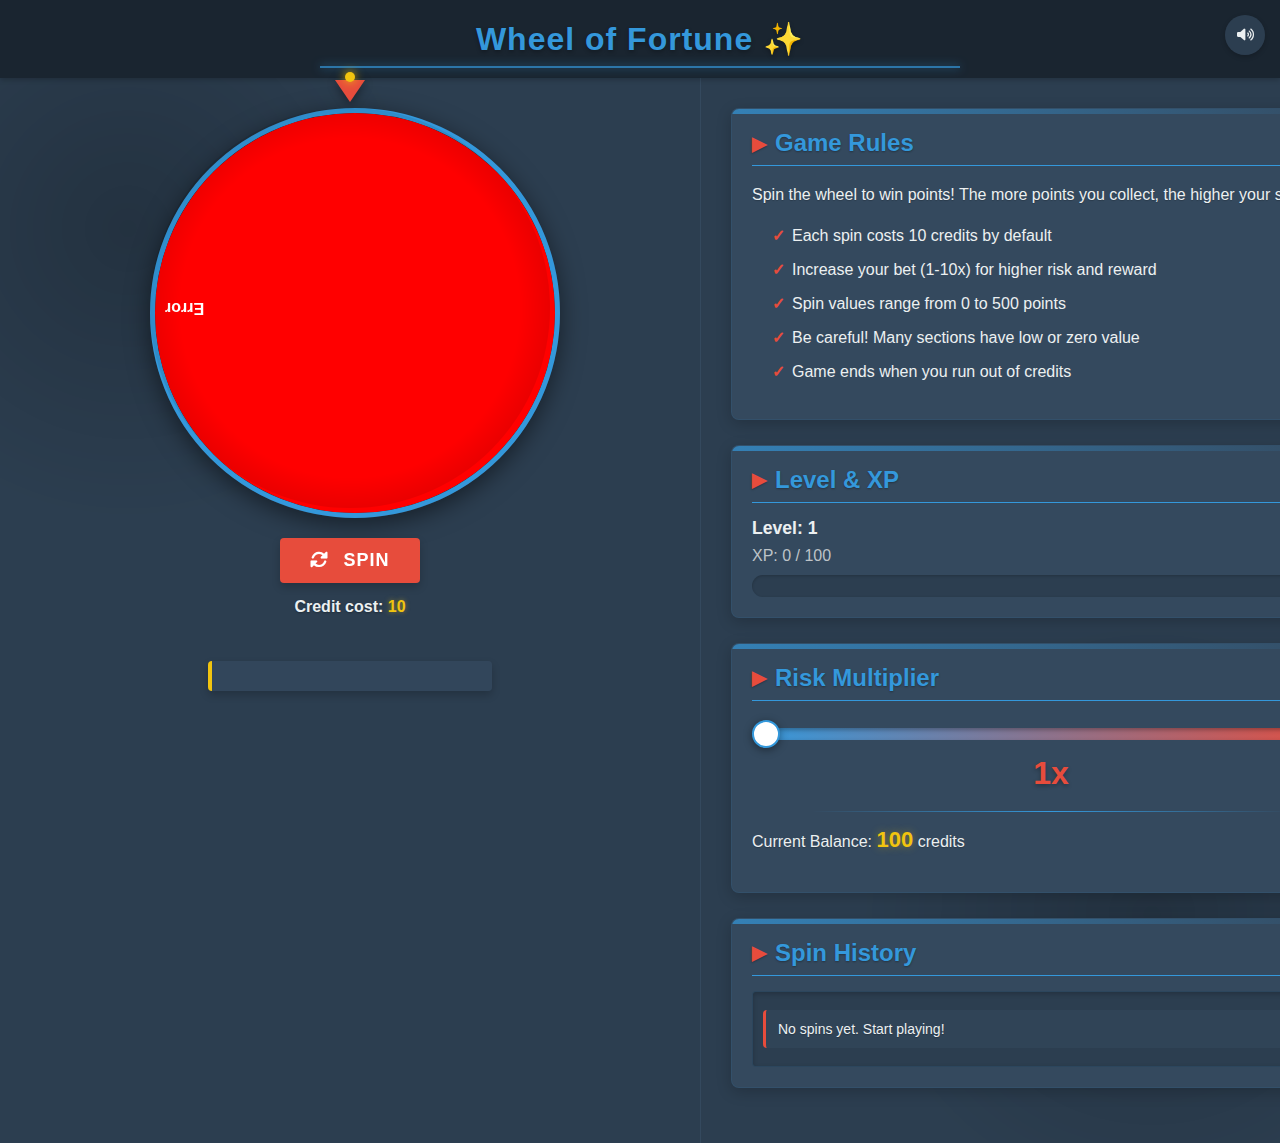
<file: index.html>
<!DOCTYPE html>
<html lang="en">
<head>
    <meta charset="UTF-8">
    <title>Wheel of Fortune</title>
    <link rel="stylesheet" href="static/css/style.css">
    <link rel="stylesheet" href="https://cdnjs.cloudflare.com/ajax/libs/font-awesome/6.0.0/css/all.min.css">
</head>

<body>
<!-- Particle container for win celebrations -->
<div id="particles-container"></div>

<!-- Sound controls -->
<div id="sound-controls">
    <button id="toggleSound" class="sound-btn" title="Toggle Sound">
        <i class="fas fa-volume-up"></i>
    </button>
</div>

<h1>Wheel of Fortune <span class="title-sparkle">✨</span></h1>

<div class="container">
    <div class="left-column">
        <div id="wheel-wrapper">
            <div id="pointer"></div>
            <div id="wheel-overlay"></div>
            <canvas id="wheel" width="400" height="400"></canvas>
            <div id="spin-glow"></div>
        </div>

        <div class="controls">
            <button id="spinBtn"><i class="fas fa-sync-alt spin-icon"></i> Spin</button>
            <div id="creditCost">Credit cost: <span class="highlight">10</span></div>
        </div>

        <div id="result" aria-live="polite"></div>
        <div id="win-message" class="hidden" aria-live="polite"></div>
    </div>

    <div class="right-column">
        <div class="ui-section" id="rules">
            <h2>Game Rules</h2>
            <p>Spin the wheel to win points! The more points you collect, the higher your score.</p>
            <ul>
                <li>Each spin costs 10 credits by default</li>
                <li>Increase your bet (1-10x) for higher risk and reward</li>
                <li>Spin values range from 0 to 500 points</li>
                <li>Be careful! Many sections have low or zero value</li>
                <li>Game ends when you run out of credits</li>
            </ul>
        </div>

        <div class="ui-section" id="xp-system">
          <h2>Level & XP</h2>
          <div id="level-display">Level: 1</div>
          <div id="xp-display">XP: 0 / 100</div>
          <div id="xp-bar-container">
            <div id="xp-bar-fill"></div>
          </div>
        </div>

        <div class="ui-section" id="betting">
            <h2>Risk Multiplier</h2>
            <div class="multiplier-container">
                <input type="range" id="multiplierSlider" min="1" max="10" value="1" class="multiplier-slider">
                <div class="multiplier-value">1x</div>
            </div>
            <p>Current Balance: <span id="balance">100</span> credits</p>
        </div>

        <div class="ui-section" id="history">
            <h2>Spin History</h2>
            <div id="spinHistory">
                <p>No spins yet. Start playing!</p>
            </div>
        </div>
    </div>
</div>

<div id="powerup-modal" class="modal hidden">
  <div class="modal-content">
    <h2 id="powerup-modal-title">Level Up! Choose a Power-up:</h2>
    <div id="powerup-choices">
      <button class="powerup-choice-btn" data-choice-id="0">
        <h3 class="powerup-name">Power-up 1 Name</h3>
        <p class="powerup-description">Description of power-up 1.</p>
      </button>
      <button class="powerup-choice-btn" data-choice-id="1">
        <h3 class="powerup-name">Power-up 2 Name</h3>
        <p class="powerup-description">Description of power-up 2.</p>
      </button>
      <button class="powerup-choice-btn" data-choice-id="2">
        <h3 class="powerup-name">Power-up 3 Name</h3>
        <p class="powerup-description">Description of power-up 3.</p>
      </button>
    </div>
  </div>
</div>

<script src="static/js/wheel.js"></script>
</body>
</html>
</file>
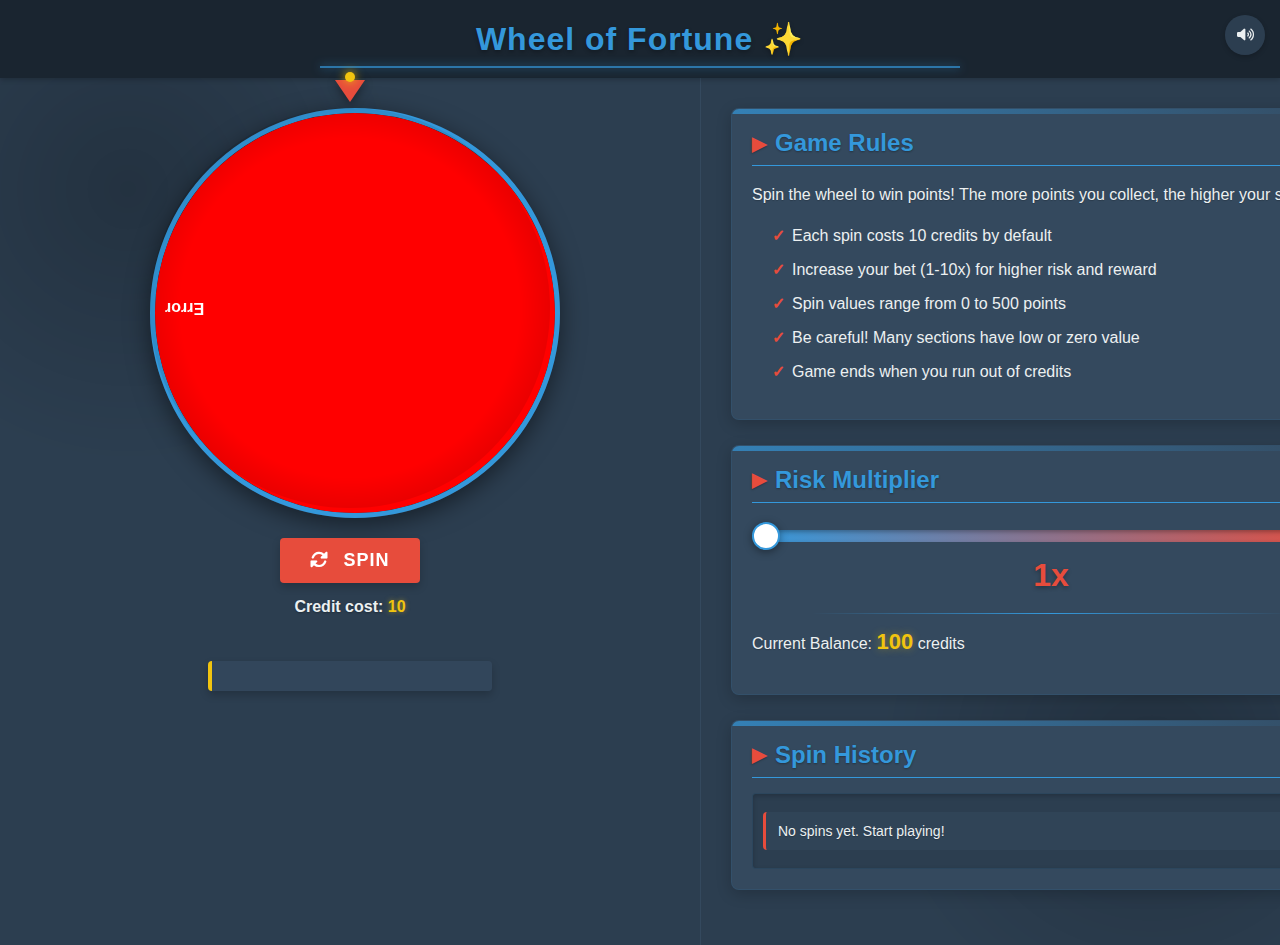
<file: templates/index.html>
<!DOCTYPE html>
<html lang="en">
<head>
    <meta charset="UTF-8">
    <title>Wheel of Fortune</title>
    <link rel="stylesheet" href="/static/css/style.css">
    <link rel="stylesheet" href="https://cdnjs.cloudflare.com/ajax/libs/font-awesome/6.0.0/css/all.min.css">
</head>

<body>
<!-- Particle container for win celebrations -->
<div id="particles-container"></div>

<!-- Sound controls -->
<div id="sound-controls">
    <button id="toggleSound" class="sound-btn" title="Toggle Sound">
        <i class="fas fa-volume-up"></i>
    </button>
</div>

<h1>Wheel of Fortune <span class="title-sparkle">✨</span></h1>

<div class="container">
    <div class="left-column">
        <div id="wheel-wrapper">
            <div id="pointer"></div>
            <div id="wheel-overlay"></div>
            <canvas id="wheel" width="400" height="400"></canvas>
            <div id="spin-glow"></div>
        </div>

        <div class="controls">
            <button id="spinBtn"><i class="fas fa-sync-alt spin-icon"></i> Spin</button>
            <div id="creditCost">Credit cost: <span class="highlight">10</span></div>
        </div>

        <div id="result" aria-live="polite"></div>
        <div id="win-message" class="hidden" aria-live="polite"></div>
    </div>

    <div class="right-column">
        <div class="ui-section" id="rules">
            <h2>Game Rules</h2>
            <p>Spin the wheel to win points! The more points you collect, the higher your score.</p>
            <ul>
                <li>Each spin costs 10 credits by default</li>
                <li>Increase your bet (1-10x) for higher risk and reward</li>
                <li>Spin values range from 0 to 500 points</li>
                <li>Be careful! Many sections have low or zero value</li>
                <li>Game ends when you run out of credits</li>
            </ul>
        </div>

        <div class="ui-section" id="betting">
            <h2>Risk Multiplier</h2>
            <div class="multiplier-container">
                <input type="range" id="multiplierSlider" min="1" max="10" value="1" class="multiplier-slider">
                <div class="multiplier-value">1x</div>
            </div>
            <p>Current Balance: <span id="balance">100</span> credits</p>
        </div>

        <div class="ui-section" id="history">
            <h2>Spin History</h2>
            <div id="spinHistory">
                <p>No spins yet. Start playing!</p>
            </div>
        </div>
    </div>
</div>

<script src="/static/js/wheel.js"></script>
</body>
</html>
</file>
<file: static/css/style.css>
:root {
    --primary-color: #3498db;
    --accent-color: #e74c3c;
    --accent-hover: #c0392b;
    --background-color: #2c3e50;
    --ui-background: #34495e;
    --text-color: #ecf0f1;
    --transition-speed: 0.3s;
    --gold: #f1c40f;
    --silver: #bdc3c7;
    --bronze: #cd6133;
    --wheel-border-width: 5px;
    --wheel-shadow: 0 6px 25px rgba(0, 0, 0, 0.5);
    --wheel-glow: 0 0 30px rgba(52, 152, 219, 0.7);
}

body{
    font-family: 'Segoe UI', Tahoma, Geneva, Verdana, sans-serif;
    margin: 0;
    padding: 0;
    background: var(--background-color);
    color: var(--text-color);
    transition: background-color var(--transition-speed);
    background-image: 
        radial-gradient(circle at 10% 20%, rgba(0, 0, 0, 0.2) 0%, transparent 20%),
        radial-gradient(circle at 90% 80%, rgba(0, 0, 0, 0.2) 0%, transparent 20%);
    overflow-x: hidden;
}

/* Particle container for win celebrations */
#particles-container {
    position: fixed;
    top: 0;
    left: 0;
    width: 100%;
    height: 100%;
    pointer-events: none;
    z-index: 1000;
}

/* Sound controls */
#sound-controls {
    position: fixed;
    top: 15px;
    right: 15px;
    z-index: 100;
}

.sound-btn {
    background-color: rgba(52, 73, 94, 0.7);
    color: var(--text-color);
    border: none;
    border-radius: 50%;
    width: 40px;
    height: 40px;
    display: flex;
    align-items: center;
    justify-content: center;
    cursor: pointer;
    transition: all var(--transition-speed);
    box-shadow: 0 2px 5px rgba(0, 0, 0, 0.2);
}

.sound-btn:hover {
    background-color: var(--primary-color);
    transform: scale(1.1);
}

h1 {
    color: var(--primary-color);
    margin: 0;
    padding: 20px 0;
    font-weight: 600;
    position: relative;
    text-align: center;
    background-color: #1a2530;
    box-shadow: 0 2px 5px rgba(0, 0, 0, 0.2);
    transition: color var(--transition-speed);
    text-shadow: 0 2px 4px rgba(0, 0, 0, 0.3);
    letter-spacing: 1px;
}

.title-sparkle {
    display: inline-block;
    animation: sparkle 2s infinite;
    color: var(--gold);
}

@keyframes sparkle {
    0% { transform: scale(1); opacity: 1; }
    50% { transform: scale(1.2); opacity: 0.8; }
    100% { transform: scale(1); opacity: 1; }
}

h1::after {
    content: '';
    position: absolute;
    bottom: 10px;
    left: 25%;
    right: 25%;
    height: 2px;
    background-color: var(--primary-color);
    opacity: 0.7;
    transition: background-color var(--transition-speed);
    box-shadow: 0 0 10px var(--primary-color);
}

.container {
    display: flex;
    min-height: calc(100vh - 80px);
}

.left-column {
    flex: 0 0 50%;
    padding: 30px;
    display: flex;
    flex-direction: column;
    align-items: center;
    border-right: 1px solid #34495e;
}

.right-column {
    flex: 0 0 50%;
    padding: 30px;
    overflow-y: auto;
}

#wheel-container {
    margin: 20px auto;
    width: 400px;
    height: 400px;
}

canvas {
    border: var(--wheel-border-width) solid var(--primary-color);
    border-radius: 50%;
    box-shadow: var(--wheel-shadow);
    transition: all var(--transition-speed);
    transform-style: preserve-3d;
    backface-visibility: hidden;
    background: linear-gradient(135deg, #1a2a3a 0%, #2c3e50 100%);
}

.spinning canvas {
    animation: wheel-spin-blur 0.5s ease-in;
}

@keyframes wheel-spin-blur {
    0% { filter: blur(0); }
    50% { filter: blur(2px); }
    100% { filter: blur(0); }
}

.controls {
    margin-top: 30px;
    margin-bottom: 20px;
    display: flex;
    flex-direction: column;
    align-items: center;
    gap: 10px;
}

#spinBtn {
    background-color: var(--accent-color);
    color: white;
    border: none;
    padding: 12px 30px;
    font-size: 18px;
    font-weight: 600;
    border-radius: 4px;
    cursor: pointer;
    transition: all var(--transition-speed);
    box-shadow: 0 4px 8px rgba(0, 0, 0, 0.2);
    text-transform: uppercase;
    letter-spacing: 1px;
    position: relative;
    overflow: hidden;
}

#spinBtn:before {
    content: '';
    position: absolute;
    top: -50%;
    left: -50%;
    width: 200%;
    height: 200%;
    background: radial-gradient(circle, rgba(255,255,255,0.3) 0%, transparent 70%);
    opacity: 0;
    transition: opacity 0.3s;
}

#spinBtn:hover {
    background-color: var(--accent-hover);
    transform: translateY(-2px);
    box-shadow: 0 6px 12px rgba(0, 0, 0, 0.3);
}

#spinBtn:hover:before {
    opacity: 1;
}

#spinBtn:active {
    transform: translateY(1px);
    box-shadow: 0 2px 4px rgba(0, 0, 0, 0.2);
}

#spinBtn:disabled {
    background-color: #7f8c8d;
    transform: none;
    box-shadow: none;
    cursor: not-allowed;
    opacity: 0.7;
}

.spin-icon {
    margin-right: 8px;
    transition: transform 0.3s ease;
}

#spinBtn:hover .spin-icon {
    transform: rotate(180deg);
}

.spinning .spin-icon {
    animation: spin-icon-rotate 1s linear infinite;
}

@keyframes spin-icon-rotate {
    from { transform: rotate(0deg); }
    to { transform: rotate(360deg); }
}

#creditCost {
    font-size: 16px;
    font-weight: 600;
    color: var(--text-color);
    margin-top: 5px;
    transition: color var(--transition-speed);
    text-shadow: 0 1px 2px rgba(0, 0, 0, 0.3);
}

.highlight {
    color: var(--gold);
    font-weight: bold;
    text-shadow: 0 0 5px rgba(241, 196, 15, 0.5);
}

#result {
    margin-top: 25px;
    font-size: 22px;
    font-weight: 600;
    color: var(--text-color);
    padding: 15px;
    background-color: rgba(52, 73, 94, 0.8);
    border-radius: 4px;
    display: inline-block;
    min-width: 250px;
    box-shadow: 0 4px 8px rgba(0, 0, 0, 0.2);
    border-left: 4px solid var(--gold);
    transition: all var(--transition-speed);
    transform: translateY(0);
    opacity: 1;
    text-shadow: 0 1px 2px rgba(0, 0, 0, 0.3);
    backdrop-filter: blur(5px);
}

#result.updated {
    animation: result-update 0.5s ease;
}

@keyframes result-update {
    0% { transform: translateY(10px); opacity: 0; }
    100% { transform: translateY(0); opacity: 1; }
}

#result.win-small {
    border-left: 4px solid var(--silver);
}

#result.win-medium {
    border-left: 4px solid var(--gold);
    animation: result-glow 2s infinite alternate;
}

#result.win-large {
    border-left: 4px solid var(--bronze);
    animation: result-glow 1s infinite alternate;
    font-size: 24px;
}

@keyframes result-glow {
    from { box-shadow: 0 4px 8px rgba(0, 0, 0, 0.2); }
    to { box-shadow: 0 4px 20px rgba(241, 196, 15, 0.5); }
}

#result.game-over {
    background-color: rgba(192, 57, 43, 0.8);
    border-left: 4px solid #e74c3c;
    color: #fff;
    font-size: 24px;
    padding: 20px;
    animation: pulse 1.5s infinite;
}

@keyframes pulse {
    0% { box-shadow: 0 0 0 0 rgba(231, 76, 60, 0.7); }
    70% { box-shadow: 0 0 0 10px rgba(231, 76, 60, 0); }
    100% { box-shadow: 0 0 0 0 rgba(231, 76, 60, 0); }
}

#win-message {
    position: absolute;
    top: 50%;
    left: 50%;
    transform: translate(-50%, -50%) scale(0);
    font-size: 36px;
    font-weight: bold;
    color: var(--gold);
    text-shadow: 0 0 10px rgba(0, 0, 0, 0.5);
    z-index: 100;
    pointer-events: none;
    opacity: 0;
    transition: all 0.5s cubic-bezier(0.175, 0.885, 0.32, 1.275);
}

#win-message.show {
    transform: translate(-50%, -50%) scale(1);
    opacity: 1;
    animation: win-message-float 1s ease-in-out infinite alternate;
}

@keyframes win-message-float {
    from { transform: translate(-50%, -50%) scale(1); }
    to { transform: translate(-50%, -50%) scale(1.1); }
}

.hidden {
    display: none;
}

#wheel-wrapper {
    position: relative;
    width: 400px;
    height: 400px;
    margin: 0 auto;
    perspective: 1000px;
}

#wheel-overlay {
    position: absolute;
    top: 0;
    left: 0;
    width: 100%;
    height: 100%;
    border-radius: 50%;
    background: radial-gradient(circle at center, transparent 60%, rgba(0, 0, 0, 0.3) 100%);
    pointer-events: none;
    z-index: 5;
}

#spin-glow {
    position: absolute;
    top: -10px;
    left: -10px;
    right: -10px;
    bottom: -10px;
    border-radius: 50%;
    background: transparent;
    box-shadow: var(--wheel-glow);
    opacity: 0;
    transition: opacity 0.5s ease;
    pointer-events: none;
    z-index: 1;
}

.spinning #spin-glow {
    opacity: 1;
    animation: pulse-glow 1s infinite alternate;
}

@keyframes pulse-glow {
    from { box-shadow: var(--wheel-glow); }
    to { box-shadow: 0 0 40px rgba(52, 152, 219, 0.9); }
}

#pointer {
    position: absolute;
    top: -28px;
    left: 50%;
    transform: translateX(-50%);
    width: 30px;
    height: 30px;
    z-index: 10;
    filter: drop-shadow(0 3px 5px rgba(0, 0, 0, 0.4));
    transition: transform var(--transition-speed);
}

#pointer:before {
    content: '';
    position: absolute;
    top: 0;
    left: 0;
    width: 0;
    height: 0;
    border-left: 15px solid transparent;
    border-right: 15px solid transparent;
    border-top: 22px solid var(--accent-color);
}

#pointer:after {
    content: '';
    position: absolute;
    top: -8px;
    left: 10px;
    width: 10px;
    height: 10px;
    background: var(--gold);
    border-radius: 50%;
    box-shadow: 0 0 10px var(--gold);
}

.spinning #pointer {
    animation: pointer-bounce 0.3s infinite alternate;
}

@keyframes pointer-bounce {
    from { transform: translateX(-50%) scale(1); }
    to { transform: translateX(-50%) scale(1.1); }
}

/* UI Sections Styling */
.ui-section {
    background-color: var(--ui-background);
    border-radius: 8px;
    padding: 20px;
    margin-bottom: 25px;
    box-shadow: 0 4px 15px rgba(0, 0, 0, 0.2);
    transition: all var(--transition-speed);
    border: 1px solid rgba(52, 152, 219, 0.1);
    position: relative;
    overflow: hidden;
}

.ui-section:before {
    content: '';
    position: absolute;
    top: 0;
    left: 0;
    width: 100%;
    height: 5px;
    background: linear-gradient(to right, var(--primary-color), transparent);
    opacity: 0.7;
}

.ui-section:hover {
    transform: translateY(-3px);
    box-shadow: 0 6px 20px rgba(0, 0, 0, 0.3);
}

.ui-section h2 {
    color: var(--primary-color);
    margin-top: 0;
    margin-bottom: 15px;
    font-size: 1.5rem;
    border-bottom: 1px solid var(--primary-color);
    padding-bottom: 8px;
    transition: color var(--transition-speed), border-bottom-color var(--transition-speed);
    display: flex;
    align-items: center;
    text-shadow: 0 1px 2px rgba(0, 0, 0, 0.3);
}

.ui-section h2:before {
    content: '▶';
    font-size: 0.8em;
    margin-right: 8px;
    color: var(--accent-color);
    transition: transform var(--transition-speed);
}

.ui-section:hover h2:before {
    transform: translateX(3px);
}

.ui-section p {
    margin-bottom: 15px;
    line-height: 1.6;
    text-shadow: 0 1px 1px rgba(0, 0, 0, 0.2);
}

.ui-section ul {
    padding-left: 20px;
    margin-bottom: 15px;
    list-style-type: none;
}

.ui-section li {
    margin-bottom: 10px;
    position: relative;
    padding-left: 20px;
    line-height: 1.5;
}

.ui-section li:before {
    content: '✓';
    position: absolute;
    left: 0;
    color: var(--accent-color);
    font-weight: bold;
}

/* Betting Controls */
.bet-controls {
    display: flex;
    align-items: center;
    flex-wrap: wrap;
    gap: 10px;
    margin-bottom: 15px;
}

#betAmount {
    width: 60px;
    padding: 8px;
    border: 1px solid #3498db;
    border-radius: 4px;
    background-color: #2c3e50;
    color: #ecf0f1;
}

#placeBetBtn {
    background-color: #27ae60;
    color: white;
    border: none;
    padding: 8px 15px;
    border-radius: 4px;
    cursor: pointer;
    transition: background-color 0.3s;
}

#placeBetBtn:hover {
    background-color: #2ecc71;
}

#balance {
    font-weight: bold;
    color: #f1c40f;
}

/* Spin History */
#spinHistory {
    max-height: 200px;
    overflow-y: auto;
    background-color: var(--background-color);
    border-radius: 4px;
    padding: 10px;
    transition: background-color var(--transition-speed);
    box-shadow: inset 0 2px 5px rgba(0, 0, 0, 0.2);
    border: 1px solid rgba(52, 152, 219, 0.1);
    scrollbar-width: thin;
    scrollbar-color: var(--primary-color) var(--background-color);
}

#spinHistory::-webkit-scrollbar {
    width: 8px;
}

#spinHistory::-webkit-scrollbar-track {
    background: var(--background-color);
    border-radius: 4px;
}

#spinHistory::-webkit-scrollbar-thumb {
    background-color: var(--primary-color);
    border-radius: 4px;
    border: 2px solid var(--background-color);
}

#spinHistory p {
    margin: 8px 0;
    padding: 8px 12px;
    border-radius: 4px;
    background-color: rgba(52, 73, 94, 0.5);
    border-left: 3px solid var(--primary-color);
    font-size: 14px;
    transition: all var(--transition-speed);
    position: relative;
    overflow: hidden;
}

#spinHistory p:hover {
    background-color: rgba(52, 73, 94, 0.8);
    transform: translateX(3px);
}

#spinHistory p:first-child {
    border-left: 3px solid var(--accent-color);
    animation: new-history-entry 0.5s ease;
}

@keyframes new-history-entry {
    0% { transform: translateX(-20px); opacity: 0; }
    100% { transform: translateX(0); opacity: 1; }
}

#spinHistory p.win-entry {
    border-left: 3px solid var(--gold);
}

#spinHistory p.lose-entry {
    border-left: 3px solid #7f8c8d;
}

#spinHistory p:before {
    content: '';
    position: absolute;
    top: 0;
    left: 0;
    width: 3px;
    height: 100%;
    background: linear-gradient(to bottom, transparent, var(--primary-color), transparent);
    opacity: 0;
    transition: opacity var(--transition-speed);
}

#spinHistory p:hover:before {
    opacity: 1;
}

/* Multiplier Slider */
.multiplier-container {
    display: flex;
    flex-direction: column;
    align-items: center;
    margin-bottom: 20px;
    position: relative;
    padding: 10px 0;
}

.multiplier-container:after {
    content: '';
    position: absolute;
    bottom: -10px;
    left: 10%;
    right: 10%;
    height: 1px;
    background: linear-gradient(to right, transparent, var(--primary-color), transparent);
}

.multiplier-slider {
    -webkit-appearance: none;
    width: 100%;
    height: 12px;
    border-radius: 6px;
    background: linear-gradient(to right, var(--primary-color), var(--accent-color));
    outline: none;
    margin-bottom: 15px;
    transition: all var(--transition-speed);
    box-shadow: inset 0 2px 4px rgba(0, 0, 0, 0.3);
    cursor: pointer;
}

.multiplier-slider:hover {
    height: 14px;
}

.multiplier-slider::-webkit-slider-thumb {
    -webkit-appearance: none;
    appearance: none;
    width: 28px;
    height: 28px;
    border-radius: 50%;
    background: #fff;
    cursor: pointer;
    box-shadow: 0 2px 8px rgba(0, 0, 0, 0.4);
    border: 2px solid var(--primary-color);
    transition: all var(--transition-speed);
}

.multiplier-slider::-webkit-slider-thumb:hover {
    transform: scale(1.1);
    box-shadow: 0 4px 12px rgba(0, 0, 0, 0.5);
}

.multiplier-slider::-moz-range-thumb {
    width: 28px;
    height: 28px;
    border-radius: 50%;
    background: #fff;
    cursor: pointer;
    box-shadow: 0 2px 8px rgba(0, 0, 0, 0.4);
    border: 2px solid var(--primary-color);
    transition: all var(--transition-speed);
}

.multiplier-slider::-moz-range-thumb:hover {
    transform: scale(1.1);
    box-shadow: 0 4px 12px rgba(0, 0, 0, 0.5);
}

.multiplier-value {
    font-size: 32px;
    font-weight: bold;
    color: var(--accent-color);
    transition: all var(--transition-speed);
    text-shadow: 0 2px 4px rgba(0, 0, 0, 0.3);
    position: relative;
    display: inline-block;
}

.multiplier-value:after {
    content: '';
    position: absolute;
    bottom: -5px;
    left: 0;
    width: 100%;
    height: 2px;
    background-color: var(--accent-color);
    transform: scaleX(0);
    transition: transform var(--transition-speed);
    transform-origin: center;
}

.multiplier-container:hover .multiplier-value:after {
    transform: scaleX(1);
}

#balance {
    font-weight: bold;
    color: var(--gold);
    font-size: 22px;
    text-shadow: 0 0 8px rgba(241, 196, 15, 0.4);
    transition: all var(--transition-speed);
}

#balance.updated {
    animation: balance-update 0.5s ease;
}

@keyframes balance-update {
    0% { transform: scale(1); }
    50% { transform: scale(1.2); }
    100% { transform: scale(1); }
}

/* XP System Styles */
#xp-system { /* Already styled as .ui-section, additional specific styles can go here if needed */
    /* Example: specific margin if needed */
    /* margin-bottom: 30px; */
}

#level-display,
#xp-display {
    font-size: 1.1em; /* Slightly larger than default p */
    color: var(--text-color);
    margin: 8px 0;
    font-weight: 600;
}

#xp-display {
    font-size: 1em;
    font-weight: normal;
    color: var(--silver); /* Subtler color for XP ratio */
}

#xp-bar-container {
    width: 100%;
    height: 22px;
    background-color: #2c3e50; /* Darker shade */
    border-radius: 11px;
    overflow: hidden;
    margin-top: 10px;
    box-shadow: inset 0 1px 3px rgba(0,0,0,0.2);
}

#xp-bar-fill {
    width: 0%; /* Initial width */
    height: 100%;
    background: linear-gradient(to right, var(--primary-color), #45b3e7);
    border-radius: 11px;
    transition: width 0.5s ease-in-out;
    display: flex;
    align-items: center;
    justify-content: center;
    font-size: 0.8em;
    color: white;
    text-shadow: 0 0 2px rgba(0,0,0,0.5);
}

/* Power-up Modal Styles */
.modal {
    position: fixed;
    top: 0;
    left: 0;
    width: 100%;
    height: 100%;
    background-color: rgba(0, 0, 0, 0.75); /* Slightly darker backdrop */
    display: flex;
    align-items: center;
    justify-content: center;
    z-index: 2000; /* Higher z-index for modals */
    opacity: 0;
    pointer-events: none;
    transition: opacity 0.3s ease-in-out;
}

/* When modal is active (e.g. by removing .hidden or adding .visible) */
.modal:not(.hidden) {
    opacity: 1;
    pointer-events: auto;
}

.modal.hidden {
    display: none !important; /* Ensure it's hidden, added !important */
    opacity: 0;
}


.modal-content {
    background-color: var(--ui-background);
    padding: 30px;
    border-radius: 10px; /* Slightly larger radius */
    box-shadow: 0 8px 30px rgba(0,0,0,0.35);
    width: 90%;
    max-width: 550px; /* Slightly narrower for very wide screens */
    text-align: center;
    border-top: 5px solid var(--primary-color);
}

#powerup-modal-title {
    color: var(--primary-color);
    font-size: 1.8rem;
    margin-top: 0;
    margin-bottom: 25px;
    text-shadow: 0 1px 3px rgba(0,0,0,0.2);
}

#powerup-choices {
    display: flex;
    flex-direction: column;
    gap: 15px;
    margin-top: 20px;
}

.powerup-choice-btn {
    background-color: var(--primary-color);
    color: white;
    border: none;
    padding: 15px 20px;
    font-size: 1rem;
    font-weight: 500;
    border-radius: 6px;
    cursor: pointer;
    transition: all var(--transition-speed);
    box-shadow: 0 3px 7px rgba(0, 0, 0, 0.2);
    text-align: left;
    border-left: 5px solid transparent; /* For hover/active effect */
}

.powerup-choice-btn:hover {
    background-color: #2980b9; /* Darker shade of primary */
    transform: translateY(-2px);
    box-shadow: 0 5px 10px rgba(0, 0, 0, 0.3);
    border-left-color: var(--gold);
}

.powerup-choice-btn:active {
    transform: translateY(0px);
    box-shadow: 0 2px 5px rgba(0, 0, 0, 0.2);
}

.powerup-choice-btn .powerup-name { /* Target h3 */
    margin-top: 0;
    margin-bottom: 8px;
    color: var(--text-color);
    font-size: 1.2em;
    font-weight: 600;
}

.powerup-choice-btn .powerup-description { /* Target p */
    font-size: 0.9em;
    color: var(--text-color);
    opacity: 0.85;
    margin-bottom: 0;
    line-height: 1.4;
}


/* Responsive Design Adjustments */
@media (max-width: 768px) {
    h1 {
        font-size: 1.8rem; /* Reduce font size for smaller screens */
        padding: 15px 0;
    }

    h1::after {
        left: 15%;
        right: 15%;
    }

    .container {
        flex-direction: column; /* Stack columns */
    }

    .left-column,
    .right-column {
        flex-basis: 100%; /* Make columns full width */
        width: 100%;
        border-right: none; /* Remove border when stacked */
        padding: 20px; /* Adjust padding for smaller layout */
    }

    #wheel-container {
        width: 90vw; /* Use viewport width for container */
        height: 90vw; /* Maintain aspect ratio */
        max-width: 400px; /* Ensure it doesn't get too large on slightly wider small screens */
        max-height: 400px;
        margin: 10px auto; /* Adjust margin */
    }

    #wheel-wrapper {
        /* Scale the wheel wrapper to fit the new container size */
        /* This requires the canvas to also be scaled or its drawing adjusted. */
        /* For simplicity, we'll assume the canvas itself can be made responsive. */
        /* If canvas is fixed size, transform: scale() is a good alternative. */
        width: 100%;
        height: 100%;
    }

    canvas {
        /* Make canvas responsive within its wrapper */
        width: 100% !important; /* Override inline styles if any */
        height: 100% !important; /* Override inline styles if any */
        border-width: 3px; /* Slightly thinner border */
    }
    
    #pointer {
        /* Adjust pointer size and position relative to a potentially smaller wheel */
        /* This might need fine-tuning depending on final wheel scaling */
        top: -20px; 
        width: 25px;
        height: 25px;
    }

    #pointer:before {
        border-left-width: 12.5px;
        border-right-width: 12.5px;
        border-top-width: 18px;
    }
    
    #pointer:after {
        top: -6px;
        left: 7.5px; /* (25px - 10px) / 2 */
        width: 8px;
        height: 8px;
    }


    #result {
        font-size: 18px; /* Adjust font size for readability */
        min-width: 200px;
        padding: 12px;
    }

    #result.win-large,
    #result.game-over {
        font-size: 20px; /* Adjust for emphasis */
    }

    #spinBtn {
        padding: 10px 25px;
        font-size: 16px;
    }

    .ui-section {
        padding: 15px;
    }

    .ui-section h2 {
        font-size: 1.3rem;
    }

    #spinHistory {
        max-height: 150px; /* Reduce height for smaller screens */
    }

    .multiplier-value {
        font-size: 28px;
    }

    .sound-btn {
        width: 35px;
        height: 35px;
    }
    
    #creditCost {
        font-size: 14px;
    }
}
</file>
